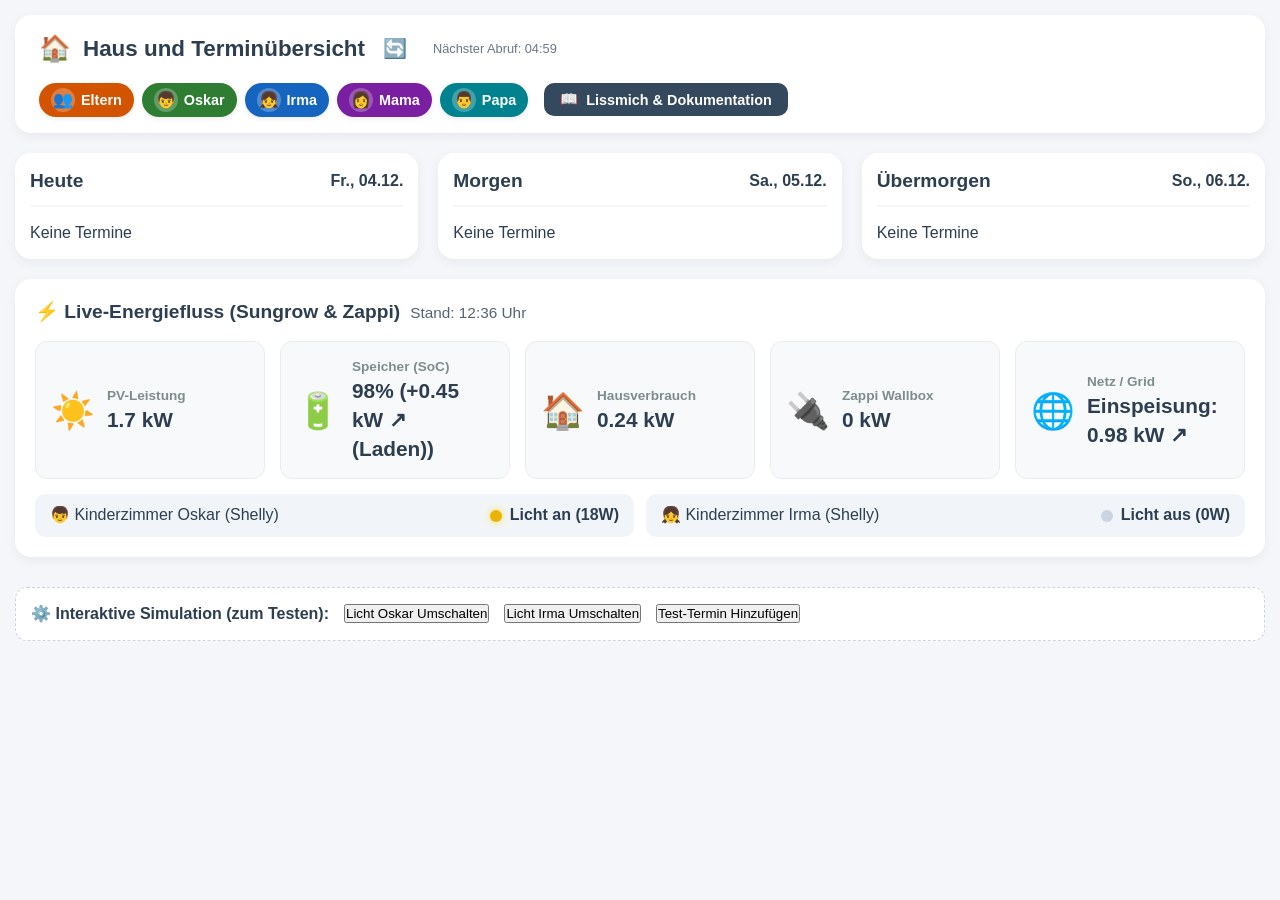
<file: index.html>
<!DOCTYPE html>
<html lang="de">
<head>
  <meta charset="UTF-8">
  <meta name="viewport" content="width=device-width, initial-scale=1.0">
  <title>Familien-Steuereinheit &amp; Energie-Dashboard</title>
  <!-- Verknüpfung zur ausgelagerten CSS-Datei -->
  <link rel="stylesheet" href="css/style.css">
</head>
<body>

  <!-- HEADER MIT LEGENDE -->
  <header>
    <!-- Linke Seite: Titel, Icon & Refresh-Button direkt zusammen -->
    <div class="header-left-group">
      <div class="header-title-container">
        <span style="font-size: 1.6rem;">🏠</span>
        <h1>Haus und Terminübersicht</h1>
      </div>
      <button class="refresh-btn" onclick="triggerRefresh()" title="Daten aktualisieren">🔄</button>
      <span id="refresh-timer" style="font-size: 0.8rem; opacity: 0.7; margin-left: 8px;">Nächster Abruf: 05:00</span>
    </div>

    <!-- Rechte Seite: Legende & Doku-Button -->
    <div class="header-right-group">
      <div class="family-legend">
        <div class="legend-item eltern"><span class="legend-avatar">👥</span> Eltern</div>
        <div class="legend-item oskar"><span class="legend-avatar">👦</span> Oskar</div>
        <div class="legend-item irma"><span class="legend-avatar">👧</span> Irma</div>
        <div class="legend-item mama"><span class="legend-avatar">👩</span> Mama</div>
        <div class="legend-item papa"><span class="legend-avatar">👨</span> Papa</div>
      </div>
      
      <button class="btn-readme" onclick="openReadme()">
        📖 <span>Lissmich & Dokumentation</span>
      </button>
    </div>
  </header>

  <!-- 1. JETZT OBEN: 3-TAGE KALENDER BOARD -->
  <main class="calendar-board">
    <div class="day-column">
      <div class="day-header">
        <span>Heute</span>
        <small id="date-today">--</small>
      </div>
      <div class="events-list" id="events-today"></div>
    </div>

    <div class="day-column">
      <div class="day-header">
        <span>Morgen</span>
        <small id="date-tomorrow">--</small>
      </div>
      <div class="events-list" id="events-tomorrow"></div>
    </div>

    <div class="day-column">
      <div class="day-header">
        <span>Übermorgen</span>
        <small id="date-after-tomorrow">--</small>
      </div>
      <div class="events-list" id="events-after-tomorrow"></div>
    </div>
  </main>

  <!-- 2. JETZT UNTEN: ENERGIEFLUSS & STROM-MONITOR -->
  <section class="energy-section" style="margin-top: 20px;">
    <div class="energy-header">
      ⚡ Live-Energiefluss (Sungrow &amp; Zappi)
      <small id="energy-updated" style="font-weight: normal; float: right; font-size: 0.8em; opacity: 0.8;"></small>
    </div>

    <div class="energy-flow-grid">
      <div class="energy-card">
        <div class="energy-icon">☀️</div>
        <div class="energy-info">
          <div class="label">PV-Leistung</div>
          <div class="value" id="pv-val">-- kW</div>
        </div>
      </div>

      <div class="energy-card">
        <div class="energy-icon">🔋</div>
        <div class="energy-info">
          <div class="label">Speicher (SoC)</div>
          <div class="value" id="battery-val">--% (-- kW)</div>
        </div>
      </div>

      <div class="energy-card">
        <div class="energy-icon">🏠</div>
        <div class="energy-info">
          <div class="label">Hausverbrauch</div>
          <div class="value" id="home-val">-- kW</div>
        </div>
      </div>

      <div class="energy-card">
        <div class="energy-icon">🔌</div>
        <div class="energy-info">
          <div class="label">Zappi Wallbox</div>
          <div class="value" id="zappi-val">-- kW</div>
        </div>
      </div>

      <div class="energy-card">
        <div class="energy-icon">🌐</div>
        <div class="energy-info">
          <div class="label">Netz / Grid</div>
          <div class="value" id="grid-val">-- kW</div>
        </div>
      </div>
    </div>

    <div class="room-lights-grid">
      <div class="room-card">
        <span>👦 Kinderzimmer Oskar (Shelly)</span>
        <div class="room-status">
          <div class="status-dot active" id="dot-oskar"></div>
          <span id="text-oskar">Licht an (18W)</span>
        </div>
      </div>

      <div class="room-card">
        <span>👧 Kinderzimmer Irma (Shelly)</span>
        <div class="room-status">
          <div class="status-dot" id="dot-irma"></div>
          <span id="text-irma">Licht aus (0W)</span>
        </div>
      </div>
    </div>
  </section>

  <!-- DEMO STEUERUNG -->
  <div class="demo-controls">
    <strong>⚙️ Interaktive Simulation (zum Testen):</strong>
    <button onclick="toggleLight('oskar')">Licht Oskar Umschalten</button>
    <button onclick="toggleLight('irma')">Licht Irma Umschalten</button>
    <button onclick="addDemoEvent()">Test-Termin Hinzufügen</button>
  </div>

  <!-- README MODAL -->
  <div class="modal-overlay" id="readme-modal">
    <div class="modal-content">
      <div class="modal-header">
        <h2>📖 Entwickler-Dokumentation ("Lissmich")</h2>
        <button class="close-btn" onclick="toggleReadme()">&times;</button>
      </div>
      <div class="readme-body">
        <p>Projektstruktur ist modular aufgebaut in <code>/css/style.css</code> und <code>/js/app.js</code>.</p>
      </div>
    </div>
  </div>

  <script src="js/app.js"></script>
</body>
</html>
</file>
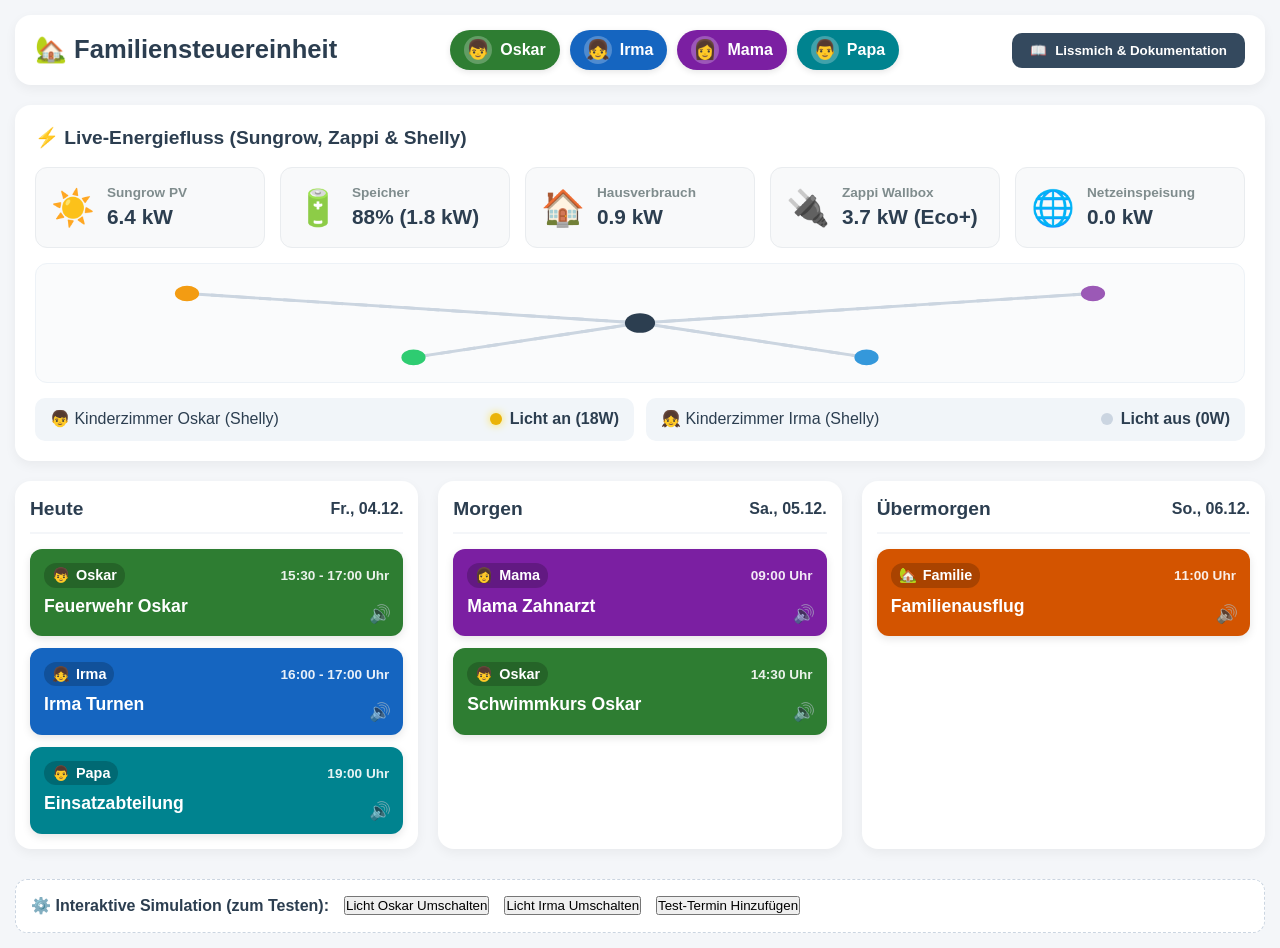
<file: FamilienDashboard.html>
<!DOCTYPE html>
<html lang="de">
<head>
  <meta charset="UTF-8">
  <meta name="viewport" content="width=device-width, initial-scale=1.0">
  <title>Familien-Steuereinheit &amp; Energie-Dashboard</title>
  <style>
    :root {
      --bg-color: #f4f6f9;
      --card-bg: #ffffff;
      --text-main: #2c3e50;
      --text-muted: #7f8c8d;
      
      /* Color assignments */
      --color-oskar: #2e7d32;   /* Green */
      --color-irma: #1565c0;    /* Blue */
      --color-mama: #7b1fa2;    /* Purple */
      --color-papa: #00838f;    /* Teal */
      --color-family: #d35400;  /* Orange */

      /* Energy Colors */
      --color-pv: #f39c12;
      --color-grid: #e74c3c;
      --color-battery: #2ecc71;
      --color-home: #3498db;
      --color-zappi: #9b59b6;
    }

    * {
      box-sizing: border-box;
      margin: 0;
      padding: 0;
      font-family: -apple-system, BlinkMacSystemFont, "Segoe UI", Roboto, Helvetica, Arial, sans-serif;
    }

    body {
      background-color: var(--bg-color);
      color: var(--text-main);
      padding: 15px;
      line-height: 1.4;
    }

    /* HEADER & FAMILY LEGEND */
    header {
      display: flex;
      justify-content: space-between;
      align-items: center;
      background: var(--card-bg);
      padding: 15px 20px;
      border-radius: 16px;
      box-shadow: 0 4px 12px rgba(0,0,0,0.05);
      margin-bottom: 20px;
      flex-wrap: wrap;
      gap: 15px;
    }

    .header-title-container {
      display: flex;
      align-items: center;
      gap: 15px;
    }

    h1 {
      font-size: 1.6rem;
      font-weight: 700;
    }

    .family-legend {
      display: flex;
      gap: 10px;
      align-items: center;
      flex-wrap: wrap;
    }

    .legend-item {
      display: flex;
      align-items: center;
      gap: 8px;
      padding: 6px 14px;
      border-radius: 20px;
      color: white;
      font-weight: 700;
      font-size: 1rem;
      box-shadow: 0 2px 6px rgba(0,0,0,0.1);
    }

    .legend-avatar {
      font-size: 1.2rem;
      background: rgba(255, 255, 255, 0.25);
      border-radius: 50%;
      width: 28px;
      height: 28px;
      display: flex;
      align-items: center;
      justify-content: center;
    }

    .legend-item.oskar, .event-card.oskar { background-color: var(--color-oskar); }
    .legend-item.irma,  .event-card.irma  { background-color: var(--color-irma); }
    .legend-item.mama,  .event-card.mama  { background-color: var(--color-mama); }
    .legend-item.papa,  .event-card.papa  { background-color: var(--color-papa); }
    .legend-item.familie, .event-card.familie { background-color: var(--color-family); }

    .btn-readme {
      background-color: #34495e;
      color: white;
      border: none;
      padding: 10px 18px;
      border-radius: 10px;
      cursor: pointer;
      font-weight: 600;
      display: flex;
      align-items: center;
      gap: 8px;
      transition: background 0.2s;
    }

    .btn-readme:hover {
      background-color: #1a252f;
    }

    /* ENERGY FLOW SECTION */
    .energy-section {
      background: var(--card-bg);
      padding: 20px;
      border-radius: 16px;
      box-shadow: 0 4px 12px rgba(0,0,0,0.05);
      margin-bottom: 20px;
    }

    .energy-header {
      font-size: 1.2rem;
      font-weight: 700;
      margin-bottom: 15px;
      display: flex;
      align-items: center;
      gap: 10px;
    }

    .energy-flow-grid {
      display: grid;
      grid-template-columns: repeat(auto-fit, minmax(180px, 1fr));
      gap: 15px;
      margin-bottom: 15px;
    }

    .energy-card {
      padding: 15px;
      border-radius: 12px;
      background: #f8f9fa;
      border: 1px solid #e9ecef;
      display: flex;
      align-items: center;
      gap: 12px;
    }

    .energy-icon {
      font-size: 2.2rem;
    }

    .energy-info .label {
      font-size: 0.85rem;
      color: var(--text-muted);
      font-weight: 600;
    }

    .energy-info .value {
      font-size: 1.3rem;
      font-weight: 700;
    }

    /* SVG FLOW ANIMATION */
    .flow-container {
      width: 100%;
      height: 120px;
      background: #fafbfc;
      border-radius: 12px;
      border: 1px solid #edf2f7;
      overflow: hidden;
      margin-bottom: 15px;
    }

    .flow-line {
      stroke: #cbd5e0;
      stroke-width: 3;
      fill: none;
    }

    .flow-particle {
      stroke-dasharray: 8, 8;
      animation: dash 1.5s linear infinite;
    }

    @keyframes dash {
      to {
        stroke-dashoffset: -16;
      }
    }

    /* SHELLY ROOM MONITORS */
    .room-lights-grid {
      display: grid;
      grid-template-columns: repeat(auto-fit, minmax(200px, 1fr));
      gap: 12px;
    }

    .room-card {
      display: flex;
      align-items: center;
      justify-content: space-between;
      padding: 10px 15px;
      background: #f1f5f9;
      border-radius: 10px;
    }

    .room-status {
      display: flex;
      align-items: center;
      gap: 8px;
      font-weight: 600;
    }

    .status-dot {
      width: 12px;
      height: 12px;
      border-radius: 50%;
      background: #cbd5e1;
    }

    .status-dot.active {
      background: #eab308;
      box-shadow: 0 0 8px #fde047;
    }

    /* CALENDAR BOARD */
    .calendar-board {
      display: grid;
      grid-template-columns: repeat(3, 1fr);
      gap: 20px;
    }

    @media (max-width: 900px) {
      .calendar-board {
        grid-template-columns: 1fr;
      }
    }

    .day-column {
      background: var(--card-bg);
      border-radius: 16px;
      padding: 15px;
      box-shadow: 0 4px 12px rgba(0,0,0,0.05);
    }

    .day-header {
      font-size: 1.2rem;
      font-weight: 700;
      padding-bottom: 10px;
      border-bottom: 2px solid var(--bg-color);
      margin-bottom: 15px;
      display: flex;
      justify-content: space-between;
      align-items: center;
    }

    .events-list {
      display: flex;
      flex-direction: column;
      gap: 12px;
    }

    .event-card {
      color: white;
      padding: 14px;
      border-radius: 12px;
      box-shadow: 0 3px 8px rgba(0,0,0,0.1);
      cursor: pointer;
      transition: transform 0.1s, box-shadow 0.1s;
      position: relative;
    }

    .event-card:active {
      transform: scale(0.98);
    }

    .event-header-line {
      display: flex;
      justify-content: space-between;
      align-items: center;
      margin-bottom: 6px;
    }

    .event-person-badge {
      display: flex;
      align-items: center;
      gap: 6px;
      font-weight: bold;
      font-size: 0.9rem;
      background: rgba(0,0,0,0.2);
      padding: 2px 8px;
      border-radius: 12px;
    }

    .event-time {
      font-size: 0.85rem;
      font-weight: 600;
      opacity: 0.9;
    }

    .event-title {
      font-size: 1.1rem;
      font-weight: 700;
      margin-bottom: 4px;
    }

    .event-tts-icon {
      position: absolute;
      bottom: 10px;
      right: 12px;
      font-size: 1.1rem;
      opacity: 0.7;
    }

    /* README MODAL */
    .modal-overlay {
      display: none;
      position: fixed;
      top: 0;
      left: 0;
      width: 100%;
      height: 100%;
      background: rgba(0, 0, 0, 0.6);
      z-index: 1000;
      justify-content: center;
      align-items: center;
      padding: 20px;
    }

    .modal-content {
      background: white;
      width: 100%;
      max-width: 900px;
      max-height: 85vh;
      border-radius: 16px;
      padding: 25px;
      overflow-y: auto;
      box-shadow: 0 10px 25px rgba(0,0,0,0.2);
    }

    .modal-header {
      display: flex;
      justify-content: space-between;
      align-items: center;
      border-bottom: 2px solid #edf2f7;
      padding-bottom: 15px;
      margin-bottom: 20px;
    }

    .close-btn {
      background: none;
      border: none;
      font-size: 1.8rem;
      cursor: pointer;
      color: var(--text-muted);
    }

    .readme-body pre {
      background: #1e293b;
      color: #e2e8f0;
      padding: 12px;
      border-radius: 8px;
      overflow-x: auto;
      font-size: 0.85rem;
      margin: 10px 0;
    }

    .readme-body h3 {
      margin-top: 20px;
      margin-bottom: 8px;
      color: #1e293b;
    }

    .readme-body ul {
      margin-left: 20px;
      margin-bottom: 12px;
    }

    /* DEMO CONTROLS PANEL AT BOTTOM */
    .demo-controls {
      margin-top: 30px;
      background: var(--card-bg);
      padding: 15px;
      border-radius: 12px;
      border: 1px dashed #cbd5e1;
      display: flex;
      gap: 15px;
      align-items: center;
      flex-wrap: wrap;
    }
  </style>
</head>
<body>

  <!-- HEADER MIT LEGENDE -->
  <header>
    <div class="header-title-container">
      <h1>🏡 Familiensteuereinheit</h1>
    </div>

    <!-- Feste Farb-Legende für die Kinder & Eltern -->
    <div class="family-legend">
      <div class="legend-item oskar">
        <span class="legend-avatar">👦</span>
        <span>Oskar</span>
      </div>
      <div class="legend-item irma">
        <span class="legend-avatar">👧</span>
        <span>Irma</span>
      </div>
      <div class="legend-item mama">
        <span class="legend-avatar">👩</span>
        <span>Mama</span>
      </div>
      <div class="legend-item papa">
        <span class="legend-avatar">👨</span>
        <span>Papa</span>
      </div>
    </div>

    <button class="btn-readme" onclick="toggleReadme()">
      <span>📖</span> Lissmich &amp; Dokumentation
    </button>
  </header>

  <!-- ENERGIEFLUSS & STROM-MONITOR -->
  <section class="energy-section">
    <div class="energy-header">
      ⚡ Live-Energiefluss (Sungrow, Zappi &amp; Shelly)
    </div>

    <div class="energy-flow-grid">
      <div class="energy-card">
        <div class="energy-icon">☀️</div>
        <div class="energy-info">
          <div class="label">Sungrow PV</div>
          <div class="value" id="pv-val">6.4 kW</div>
        </div>
      </div>

      <div class="energy-card">
        <div class="energy-icon">🔋</div>
        <div class="energy-info">
          <div class="label">Speicher</div>
          <div class="value" id="battery-val">88% (1.8 kW)</div>
        </div>
      </div>

      <div class="energy-card">
        <div class="energy-icon">🏠</div>
        <div class="energy-info">
          <div class="label">Hausverbrauch</div>
          <div class="value" id="home-val">0.9 kW</div>
        </div>
      </div>

      <div class="energy-card">
        <div class="energy-icon">🔌</div>
        <div class="energy-info">
          <div class="label">Zappi Wallbox</div>
          <div class="value" id="zappi-val">3.7 kW (Eco+)</div>
        </div>
      </div>

      <div class="energy-card">
        <div class="energy-icon">🌐</div>
        <div class="energy-info">
          <div class="label">Netzeinspeisung</div>
          <div class="value" id="grid-val">0.0 kW</div>
        </div>
      </div>
    </div>

    <!-- SVG Graph zur visuellen Darstellung der Stromflüsse -->
    <div class="flow-container">
      <svg width="100%" height="100%" viewBox="0 0 800 120" preserveAspectRatio="none">
        <!-- Verbindungslinien -->
        <path d="M 100,30 L 400,60" class="flow-line" />
        <path d="M 400,60 L 700,30" class="flow-line" />
        <path d="M 400,60 L 250,95" class="flow-line" />
        <path d="M 400,60 L 550,95" class="flow-line" />

        <!-- Animierte Partikelflüsse -->
        <path d="M 100,30 L 400,60" class="flow-line flow-particle" stroke="#f39c12" stroke-width="4" />
        <path d="M 400,60 L 700,30" class="flow-line flow-particle" stroke="#9b59b6" stroke-width="4" />
        <path d="M 400,60 L 250,95" class="flow-line flow-particle" stroke="#2ecc71" stroke-width="4" />
        <path d="M 400,60 L 550,95" class="flow-line flow-particle" stroke="#3498db" stroke-width="4" />

        <!-- Knotenpunkte -->
        <circle cx="100" cy="30" r="8" fill="#f39c12" />
        <circle cx="400" cy="60" r="10" fill="#2c3e50" />
        <circle cx="700" cy="30" r="8" fill="#9b59b6" />
        <circle cx="250" cy="95" r="8" fill="#2ecc71" />
        <circle cx="550" cy="95" r="8" fill="#3498db" />
      </svg>
    </div>

    <!-- Kinderzimmer Shelly Überwachung -->
    <div class="room-lights-grid">
      <div class="room-card">
        <span>👦 Kinderzimmer Oskar (Shelly)</span>
        <div class="room-status">
          <div class="status-dot active" id="dot-oskar"></div>
          <span id="text-oskar">Licht an (18W)</span>
        </div>
      </div>

      <div class="room-card">
        <span>👧 Kinderzimmer Irma (Shelly)</span>
        <div class="room-status">
          <div class="status-dot" id="dot-irma"></div>
          <span id="text-irma">Licht aus (0W)</span>
        </div>
      </div>
    </div>
  </section>

  <!-- 3-TAGE KALENDER BOARD -->
  <main class="calendar-board">
    <!-- HEUTE -->
    <div class="day-column">
      <div class="day-header">
        <span>Heute</span>
        <small id="date-today">--</small>
      </div>
      <div class="events-list" id="events-today"></div>
    </div>

    <!-- MORGEN -->
    <div class="day-column">
      <div class="day-header">
        <span>Morgen</span>
        <small id="date-tomorrow">--</small>
      </div>
      <div class="events-list" id="events-tomorrow"></div>
    </div>

    <!-- ÜBERMORGEN -->
    <div class="day-column">
      <div class="day-header">
        <span>Übermorgen</span>
        <small id="date-after-tomorrow">--</small>
      </div>
      <div class="events-list" id="events-after-tomorrow"></div>
    </div>
  </main>

  <!-- DEMO STEUERUNG UNTEN -->
  <div class="demo-controls">
    <strong>⚙️ Interaktive Simulation (zum Testen):</strong>
    <button onclick="toggleLight('oskar')">Licht Oskar Umschalten</button>
    <button onclick="toggleLight('irma')">Licht Irma Umschalten</button>
    <button onclick="addDemoEvent()">Test-Termin Hinzufügen</button>
  </div>

  <!-- INTERAKTIVES LISSMICH / DOKUMENTATIONS-MODAL -->
  <div class="modal-overlay" id="readme-modal">
    <div class="modal-content">
      <div class="modal-header">
        <h2>📖 Entwickler-Dokumentation ("Lissmich")</h2>
        <button class="close-btn" onclick="toggleReadme()">&times;</button>
      </div>
      <div class="readme-body">
        <p>Willkommen zur Entwickler-Dokumentation der Familiensteuereinheit. Dieses Dashboard ist hochdynamisch und modular aufgebaut.</p>
        
        <h3>1. Farbzuordnung &amp; Kinderfreundlichkeit</h3>
        <p>Jeder Termin erhält basierend auf Keywords im Titel automatisch das passende Personensymbol und die dazugehörige Farbe:</p>
        <ul>
          <li><strong>Oskar (Grün):</strong> Titel enthält "Oskar"</li>
          <li><strong>Irma (Blau):</strong> Titel enthält "Irma"</li>
          <li><strong>Mama (Violett):</strong> Titel enthält "Mama"</li>
          <li><strong>Papa (Türkis):</strong> Titel enthält "Papa" oder "Christian"</li>
        </ul>
        <p>Beim Antippen einer Terminkarte nutzt die Anwendung die <strong>Web Speech API</strong>, um den Termin auf Deutsch vorzulesen.</p>

        <h3>2. Google Kalender Anbindung (iCal / Google Calendar)</h3>
        <p>Um deine echten Kalenderdaten einzubinden, nutze eine Serverless-Funktion oder wandle deine iCal-Links per JavaScript (<code>ical.js</code>) um:</p>
        <pre><code>// Beispiel: iCal Feed abrufen und parsen
fetch('DEINE_GOOGLE_ICAL_URL')
  .then(res => res.text())
  .then(csvData => {
    // Parser-Logik zum Einfügen in das Dashboard
  });</code></pre>

        <h3>3. Sungrow Wechselrichter (Modbus TCP &amp; iSolarCloud API)</h3>
        <p>Die Live-Daten deines Sungrow-Systems (Erzeugung, Speicher-SoC) können über zwei Wege bezogen werden:</p>
        <ul>
          <li><strong>Modbus TCP (Lokales Netzwerk):</strong> Direktes Abfragen des WiNet-S-Sticks über Port 502 via Node-RED oder Home Assistant Proxy.</li>
          <li><strong>iSolarCloud REST API:</strong> Abfrage der OpenAPI von Sungrow für Erzeugung und Batteriezustand.</li>
        </ul>

        <h3>4. Zappi Wallbox Integration (myenergi API)</h3>
        <p>Die Zappi Wallbox stellt eine offene HTTP-Schnittstelle bereit:</p>
        <pre><code>// Abfrage des Zappi Lade-Status
fetch('https://s18.myenergi.net/cgi-jstatus-Z', {
  headers: { 'Authorization': 'Digest ...' }
})
.then(res => res.json())
.then(data => console.log(data));</code></pre>

        <h3>5. Shelly Relais (Kinderzimmer-Licht)</h3>
        <p>Die Shellys im Kinderzimmer werden per lokaler REST-API abgefragt:</p>
        <pre><code>// Abfrage Shelly Status
fetch('http://192.168.178.XX/rpc/Shelly.GetStatus')
  .then(res => res.json())
  .then(data => {
    const isOn = data['switch:0'].output;
    const power = data['switch:0'].apower;
  });</code></pre>

        <h3>6. GitHub Pages Deployment</h3>
        <ul>
          <li>Lade diese <code>index.html</code> in dein GitHub Repository hoch.</li>
          <li>Aktiviere unter <strong>Settings -> Pages</strong> den Branch <code>main</code>.</li>
          <li>Rufe die URL auf dem iPad-Browser auf und füge sie zum Home-Bildschirm hinzu.</li>
        </ul>
      </div>
    </div>
  </div>

  <script>
    // MOCK DATA FOR DEMO
    const sampleEvents = [
      { id: 1, day: 'today', person: 'oskar', name: 'Oskar', icon: '👦', title: 'Feuerwehr Oskar', time: '15:30 - 17:00 Uhr' },
      { id: 2, day: 'today', person: 'irma', name: 'Irma', icon: '👧', title: 'Irma Turnen', time: '16:00 - 17:00 Uhr' },
      { id: 3, day: 'today', person: 'papa', name: 'Papa', icon: '👨', title: 'Einsatzabteilung', time: '19:00 Uhr' },
      { id: 4, day: 'tomorrow', person: 'mama', name: 'Mama', icon: '👩', title: 'Mama Zahnarzt', time: '09:00 Uhr' },
      { id: 5, day: 'tomorrow', person: 'oskar', name: 'Oskar', icon: '👦', title: 'Schwimmkurs Oskar', time: '14:30 Uhr' },
      { id: 6, day: 'after-tomorrow', person: 'familie', name: 'Familie', icon: '🏡', title: 'Familienausflug', time: '11:00 Uhr' }
    ];

    let oskarLightOn = true;
    let irmaLightOn = false;

    // INITIALISIERUNG
    document.addEventListener('DOMContentLoaded', () => {
      setupDates();
      renderEvents();
    });

    // DATUMS-KÖPFE SETZEN
    function setupDates() {
      const options = { weekday: 'short', day: '2-digit', month: '2-digit' };
      const today = new Date();
      const tomorrow = new Date(today);
      tomorrow.setDate(today.getDate() + 1);
      const afterTomorrow = new Date(today);
      afterTomorrow.setDate(today.getDate() + 2);

      document.getElementById('date-today').innerText = today.toLocaleDateString('de-DE', options);
      document.getElementById('date-tomorrow').innerText = tomorrow.toLocaleDateString('de-DE', options);
      document.getElementById('date-after-tomorrow').innerText = afterTomorrow.toLocaleDateString('de-DE', options);
    }

    // TERMIN-KARTEN RENDERN
    function renderEvents() {
      const todayContainer = document.getElementById('events-today');
      const tomorrowContainer = document.getElementById('events-tomorrow');
      const afterTomorrowContainer = document.getElementById('events-after-tomorrow');

      todayContainer.innerHTML = '';
      tomorrowContainer.innerHTML = '';
      afterTomorrowContainer.innerHTML = '';

      sampleEvents.forEach(ev => {
        const card = createEventCard(ev);
        if (ev.day === 'today') todayContainer.appendChild(card);
        else if (ev.day === 'tomorrow') tomorrowContainer.appendChild(card);
        else if (ev.day === 'after-tomorrow') afterTomorrowContainer.appendChild(card);
      });
    }

    // TERMIN-KARTE ERSTELLEN
    function createEventCard(ev) {
      const card = document.createElement('div');
      card.className = `event-card ${ev.person}`;
      card.onclick = () => speakText(`${ev.title}, ${ev.time}`);

      card.innerHTML = `
        <div class="event-header-line">
          <div class="event-person-badge">
            <span>${ev.icon}</span>
            <span>${ev.name}</span>
          </div>
          <span class="event-time">${ev.time}</span>
        </div>
        <div class="event-title">${ev.title}</div>
        <div class="event-tts-icon">🔊</div>
      `;
      return card;
    }

    // TEXT-TO-SPEECH FOR KIDS
    function speakText(text) {
      if ('speechSynthesis' in window) {
        window.speechSynthesis.cancel();
        const utterance = new SpeechSynthesisUtterance(text);
        utterance.lang = 'de-DE';
        utterance.rate = 0.9;
        window.speechSynthesis.speak(utterance);
      }
    }

    // SIMULATION UND DEMO-FUNKTIONEN
    function toggleLight(room) {
      if (room === 'oskar') {
        oskarLightOn = !oskarLightOn;
        const dot = document.getElementById('dot-oskar');
        const txt = document.getElementById('text-oskar');
        dot.className = oskarLightOn ? 'status-dot active' : 'status-dot';
        txt.innerText = oskarLightOn ? 'Licht an (18W)' : 'Licht aus (0W)';
      } else if (room === 'irma') {
        irmaLightOn = !irmaLightOn;
        const dot = document.getElementById('dot-irma');
        const txt = document.getElementById('text-irma');
        dot.className = irmaLightOn ? 'status-dot active' : 'status-dot';
        txt.innerText = irmaLightOn ? 'Licht an (15W)' : 'Licht aus (0W)';
      }
    }

    function addDemoEvent() {
      sampleEvents.push({
        id: Date.now(),
        day: 'today',
        person: 'irma',
        name: 'Irma',
        icon: '👧',
        title: 'Irma Mallehrgang',
        time: '18:00 Uhr'
      });
      renderEvents();
    }

    // README MODAL TOGGLE
    function toggleReadme() {
      const modal = document.getElementById('readme-modal');
      modal.style.display = (modal.style.display === 'flex') ? 'none' : 'flex';
    }
  </script>
</body>
</html>
</file>
<file: css/style.css>
:root {
  --bg-color: #f4f6f9;
  --card-bg: #ffffff;
  --text-main: #2c3e50;
  --text-muted: #7f8c8d;
  
  /* Color assignments */
  --color-oskar: #2e7d32;   /* Green */
  --color-irma: #1565c0;    /* Blue */
  --color-mama: #7b1fa2;    /* Purple */
  --color-papa: #00838f;    /* Teal */
  --color-eltern: #d35400;  /* Orange */

  /* Energy Colors */
  --color-pv: #f39c12;
  --color-grid: #e74c3c;
  --color-battery: #2ecc71;
  --color-home: #3498db;
  --color-zappi: #9b59b6;
}

* {
  box-sizing: border-box;
  margin: 0;
  padding: 0;
  font-family: -apple-system, BlinkMacSystemFont, "Segoe UI", Roboto, Helvetica, Arial, sans-serif;
}

body {
  background-color: var(--bg-color);
  color: var(--text-main);
  padding: 15px;
  line-height: 1.4;
}

/* HEADER & FAMILY LEGEND - Optimiert */
header {
  display: flex;
  justify-content: space-between;
  align-items: center;
  background: var(--card-bg);
  padding: 16px 24px;
  border-radius: 16px;
  box-shadow: 0 4px 12px rgba(0,0,0,0.05);
  margin-bottom: 20px;
  flex-wrap: wrap;
  gap: 16px;
}

.header-left-group {
  display: flex;
  align-items: center;
  gap: 12px;
}

.header-right-group {
  display: flex;
  align-items: center;
  gap: 16px;
  flex-wrap: wrap;
}

.header-title-container {
  display: flex;
  align-items: center;
  gap: 12px;
}

h1 {
  font-size: 1.4rem;
  font-weight: 700;
}

.family-legend {
  display: flex;
  gap: 8px;
  align-items: center;
  flex-wrap: wrap;
}

.legend-item {
  display: flex;
  align-items: center;
  gap: 6px;
  padding: 5px 12px;
  border-radius: 20px;
  color: white;
  font-weight: 600;
  font-size: 0.9rem;
  box-shadow: 0 2px 5px rgba(0,0,0,0.08);
}

.legend-avatar {
  font-size: 1rem;
  background: rgba(255, 255, 255, 0.25);
  border-radius: 50%;
  width: 24px;
  height: 24px;
  display: flex;
  align-items: center;
  justify-content: center;
}

.legend-item.oskar, .event-card.oskar { background-color: var(--color-oskar); }
.legend-item.irma,  .event-card.irma  { background-color: var(--color-irma); }
.legend-item.mama,  .event-card.mama  { background-color: var(--color-mama); }
.legend-item.papa,  .event-card.papa  { background-color: var(--color-papa); }
.legend-item.eltern, .event-card.eltern { background-color: var(--color-eltern); }

.btn-readme {
  background-color: #34495e;
  color: white;
  border: none;
  padding: 8px 16px;
  border-radius: 10px;
  cursor: pointer;
  font-weight: 600;
  display: flex;
  align-items: center;
  gap: 8px;
  transition: background 0.2s;
  font-size: 0.9rem;
}

.btn-readme:hover {
  background-color: #1a252f;
}

/* ENERGY FLOW SECTION */
.energy-section {
  background: var(--card-bg);
  padding: 20px;
  border-radius: 16px;
  box-shadow: 0 4px 12px rgba(0,0,0,0.05);
  margin-bottom: 20px;
}

.energy-header {
  font-size: 1.2rem;
  font-weight: 700;
  margin-bottom: 15px;
  display: flex;
  align-items: center;
  gap: 10px;
}

.energy-flow-grid {
  display: grid;
  grid-template-columns: repeat(auto-fit, minmax(180px, 1fr));
  gap: 15px;
  margin-bottom: 15px;
}

.energy-card {
  padding: 15px;
  border-radius: 12px;
  background: #f8f9fa;
  border: 1px solid #e9ecef;
  display: flex;
  align-items: center;
  gap: 12px;
}

.energy-icon {
  font-size: 2.2rem;
}

.energy-info .label {
  font-size: 0.85rem;
  color: var(--text-muted);
  font-weight: 600;
}

.energy-info .value {
  font-size: 1.3rem;
  font-weight: 700;
}

/* SVG FLOW ANIMATION */
.flow-container {
  width: 100%;
  height: 120px;
  background: #fafbfc;
  border-radius: 12px;
  border: 1px solid #edf2f7;
  overflow: hidden;
  margin-bottom: 15px;
}

.flow-line {
  stroke: #cbd5e0;
  stroke-width: 3;
  fill: none;
}

.flow-particle {
  stroke-dasharray: 8, 8;
  animation: dash 1.5s linear infinite;
}

@keyframes dash {
  to {
    stroke-dashoffset: -16;
  }
}

/* SHELLY ROOM MONITORS */
.room-lights-grid {
  display: grid;
  grid-template-columns: repeat(auto-fit, minmax(200px, 1fr));
  gap: 12px;
}

.room-card {
  display: flex;
  align-items: center;
  justify-content: space-between;
  padding: 10px 15px;
  background: #f1f5f9;
  border-radius: 10px;
}

.room-status {
  display: flex;
  align-items: center;
  gap: 8px;
  font-weight: 600;
}

.status-dot {
  width: 12px;
  height: 12px;
  border-radius: 50%;
  background: #cbd5e1;
}

.status-dot.active {
  background: #eab308;
  box-shadow: 0 0 8px #fde047;
}

/* CALENDAR BOARD */
.calendar-board {
  display: grid;
  grid-template-columns: repeat(3, 1fr);
  gap: 20px;
}

@media (max-width: 900px) {
  .calendar-board {
    grid-template-columns: 1fr;
  }
}

.day-column {
  background: var(--card-bg);
  border-radius: 16px;
  padding: 15px;
  box-shadow: 0 4px 12px rgba(0,0,0,0.05);
}

.day-header {
  font-size: 1.2rem;
  font-weight: 700;
  padding-bottom: 10px;
  border-bottom: 2px solid var(--bg-color);
  margin-bottom: 15px;
  display: flex;
  justify-content: space-between;
  align-items: center;
}

.events-list {
  display: flex;
  flex-direction: column;
  gap: 12px;
}

.event-card {
  color: white;
  padding: 14px;
  border-radius: 12px;
  box-shadow: 0 3px 8px rgba(0,0,0,0.1);
  cursor: pointer;
  transition: transform 0.1s, box-shadow 0.1s;
  position: relative;
}

.event-card:active {
  transform: scale(0.98);
}

.event-header-line {
  display: flex;
  justify-content: space-between;
  align-items: center;
  margin-bottom: 6px;
}

.event-person-badge {
  display: flex;
  align-items: center;
  gap: 6px;
  font-weight: bold;
  font-size: 0.9rem;
  background: rgba(0,0,0,0.2);
  padding: 2px 8px;
  border-radius: 12px;
}

.event-time {
  font-size: 0.85rem;
  font-weight: 600;
  opacity: 0.9;
}

.event-title {
  font-size: 1.1rem;
  font-weight: 700;
  margin-bottom: 4px;
}

.event-tts-icon {
  position: absolute;
  bottom: 10px;
  right: 12px;
  font-size: 1.1rem;
  opacity: 0.7;
}

.event-location, .event-description {
  font-size: 0.85rem;
  opacity: 0.9;
  margin-top: 4px;
  display: flex;
  align-items: center;
  gap: 5px;
}

/* Styling für Eltern-Termine */
.event-card.eltern {
    background-color: #f4ecdf;
    border-left: 4px solid var(--color-eltern);
    color: #5c4a32;
}

.event-card.eltern .event-title,
.event-card.eltern .event-time,
.event-card.eltern .event-location,
.event-card.eltern .event-description {
    color: #2c3e50;
}

.event-card.eltern .event-person-badge {
    background-color: #e6d5be;
    color: #5c4a32;
}

.event-card.past {
  opacity: 0.45;
  filter: grayscale(30%);
  transition: opacity 0.3s ease;
}

.event-card.past:hover {
    opacity: 0.9;
    filter: grayscale(0%);
}

/* README MODAL */
.modal-overlay {
  display: none;
  position: fixed;
  top: 0;
  left: 0;
  width: 100%;
  height: 100%;
  background: rgba(0, 0, 0, 0.6);
  z-index: 1000;
  justify-content: center;
  align-items: center;
  padding: 20px;
}

.modal-content {
  background: white;
  width: 100%;
  max-width: 900px;
  max-height: 85vh;
  border-radius: 16px;
  padding: 25px;
  overflow-y: auto;
  box-shadow: 0 10px 25px rgba(0,0,0,0.2);
}

.modal-header {
  display: flex;
  justify-content: space-between;
  align-items: center;
  border-bottom: 2px solid #edf2f7;
  padding-bottom: 15px;
  margin-bottom: 20px;
}

.close-btn {
  background: none;
  border: none;
  font-size: 1.8rem;
  cursor: pointer;
  color: var(--text-muted);
}

.readme-body pre {
  background: #1e293b;
  color: #e2e8f0;
  padding: 12px;
  border-radius: 8px;
  overflow-x: auto;
  font-size: 0.85rem;
  margin: 10px 0;
}

.readme-body h3 {
  margin-top: 20px;
  margin-bottom: 8px;
  color: #1e293b;
}

.readme-body ul {
  margin-left: 20px;
  margin-bottom: 12px;
}

/* DEMO CONTROLS PANEL AT BOTTOM */
.demo-controls {
  margin-top: 30px;
  background: var(--card-bg);
  padding: 15px;
  border-radius: 12px;
  border: 1px dashed #cbd5e1;
  display: flex;
  gap: 15px;
  align-items: center;
  flex-wrap: wrap;
}

.refresh-btn {
    background: transparent;
    border: none;
    font-size: 1.2rem;
    cursor: pointer;
    padding: 6px;
    border-radius: 50%;
    display: inline-flex;
    align-items: center;
    justify-content: center;
    transition: background-color 0.2s, transform 0.4s ease;
    vertical-align: middle;
}

.refresh-btn:hover {
    background-color: rgba(0, 0, 0, 0.05);
}

.refresh-btn:active {
    transform: scale(0.9);
}
</file>
